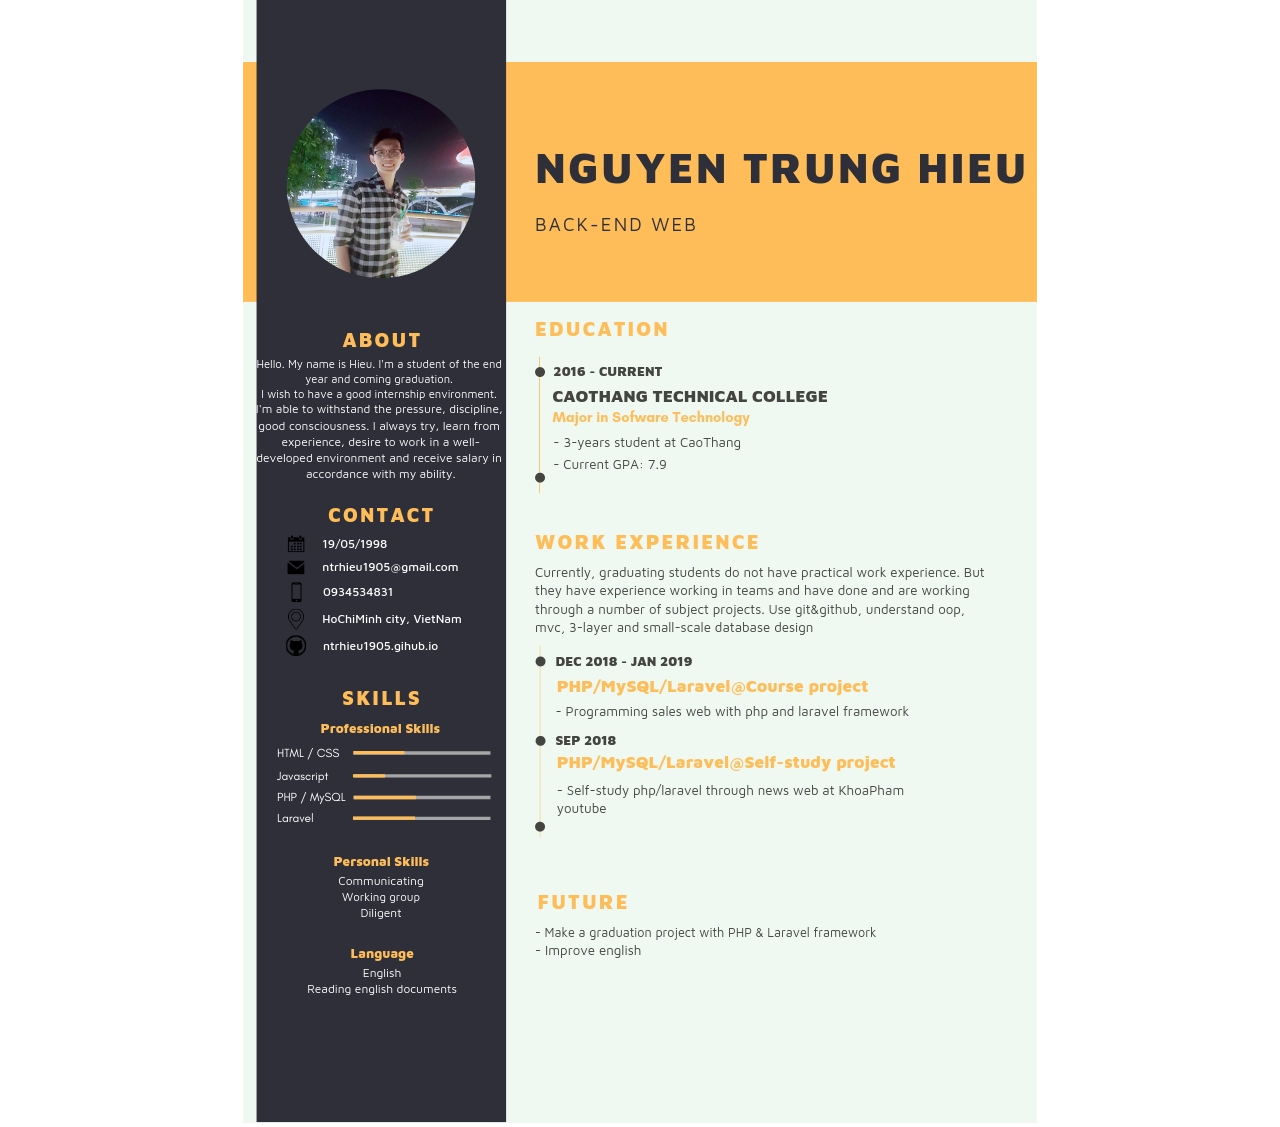
<file: index.html>
<!DOCTYPE html>
<html>
<head>
	<meta charset="utf-8">
	<meta http-equiv="X-UA-Compatible" content="IE=edge">
	<title>CV - Nguyen Trung Hieu</title>
	<link rel="stylesheet" href="assets/css/style.css">
</head>
<body>	
	<div class="img">
		<img src="assets/image/cv-profile.jpg" alt="">
	</div>
</body>
</html>
</file>
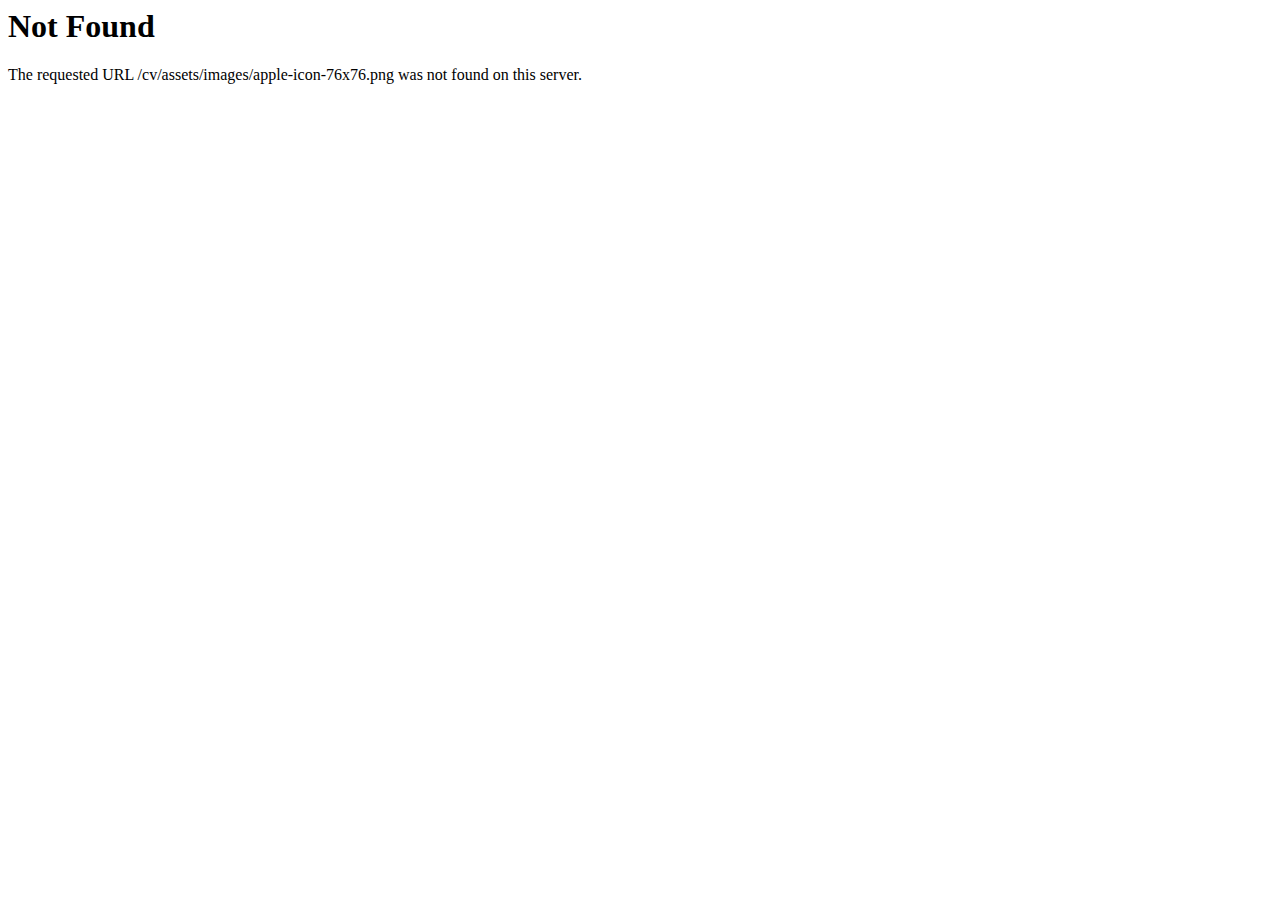
<file: webpersonal/assets/images/apple-icon-76x76.html>
<!DOCTYPE HTML PUBLIC "-//IETF//DTD HTML 2.0//EN">
<html><head>
<title>404 Not Found</title>
</head><body>
<h1>Not Found</h1>
<p>The requested URL /cv/assets/images/apple-icon-76x76.png was not found on this server.</p>
</body></html>
</file>
<file: assets/css/style.css>
*{
	margin: 0;
	padding: 0;
}
.img{
	text-align: center;
	

}
</file>
